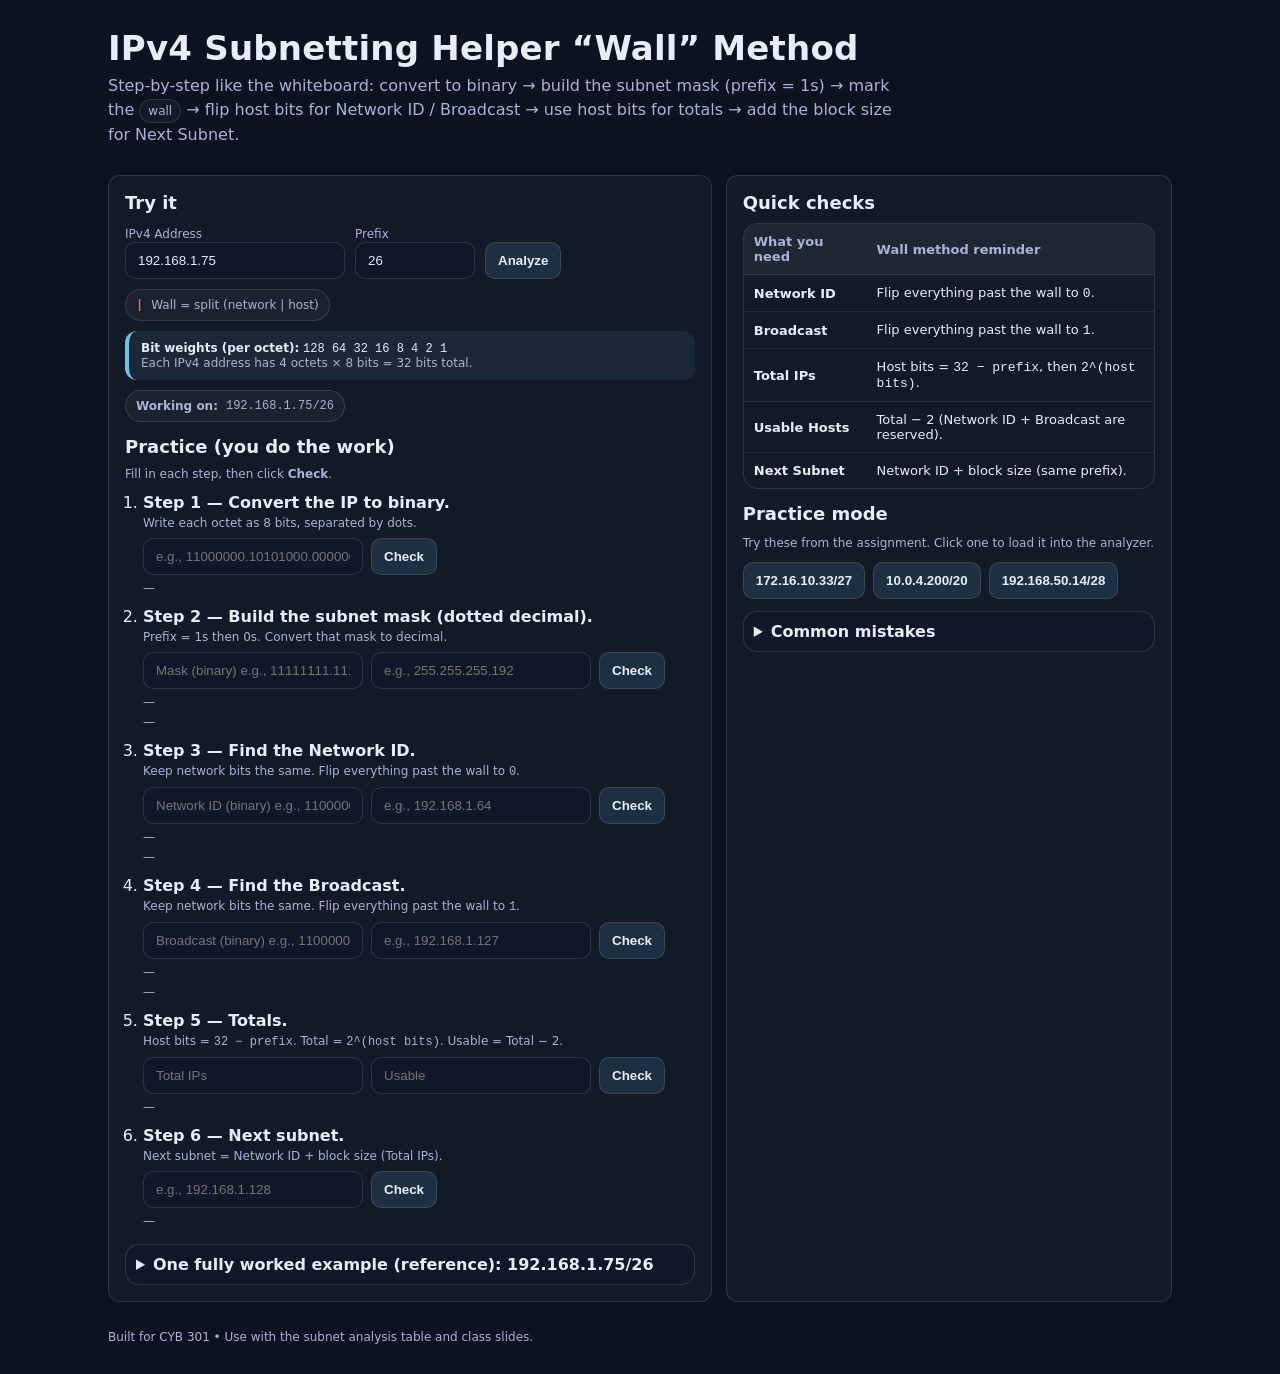
<file: cyber301-subnet-wall.html>
<!doctype html>
<html lang="en">
<head>
  <meta charset="utf-8" />
  <meta name="viewport" content="width=device-width, initial-scale=1" />
  <title>CYB 301 IPv4 Subnetting Helper (Wall Method)</title>
  <style>
    :root{
      --bg:#0b1220; --card:#0f172a; --card2:#0f172a; --text:#e6eefc; --muted:#a7b4d6;
      --accent:#7dd3fc; --good:#86efac; --warn:#fbbf24; --bad:#fb7185; --wall:#ff5a5f;
      --border:rgba(255,255,255,.12);
    }
    *{box-sizing:border-box}
    body{
      margin:0; font-family: ui-sans-serif, system-ui, -apple-system, Segoe UI, Roboto, Helvetica, Arial;
      background: var(--bg);
      color:var(--text);
    }
    header{
      padding:28px 18px 10px;
      max-width:1100px; margin:0 auto;
    }
    h1{margin:0 0 6px; font-size:clamp(20px,3vw,34px); letter-spacing:.2px}
    p.lead{margin:0; color:var(--muted); line-height:1.5; max-width:78ch}

    main{max-width:1100px; margin:0 auto; padding:18px; display:grid; gap:14px}

    .grid{display:grid; gap:14px}
    @media (min-width: 980px){
      .grid{grid-template-columns: 1.15fr .85fr}
    }

    .card{
      background: rgba(255,255,255,.03);
      border:1px solid var(--border);
      border-radius:12px;
      padding:16px;
      box-shadow: none;
    }
    .card h2{margin:0 0 10px; font-size:18px}
    .muted{color:var(--muted)}

    .row{display:flex; gap:10px; flex-wrap:wrap; align-items:center}
    .row > *{flex:0 0 auto}

    label{font-size:12px; color:var(--muted)}
    input[type="text"], input[type="number"]{
      background: rgba(15,23,42,.7);
      border:1px solid var(--border);
      color:var(--text);
      border-radius:10px;
      padding:10px 12px;
      outline:none;
      min-width:220px;
    }
    input[type="number"]{min-width:120px}

    button{
      border:1px solid var(--border);
      background: rgba(125,211,252,.12);
      color:var(--text);
      padding:10px 12px;
      border-radius:10px;
      cursor:pointer;
      transition: transform .06s ease, background .2s ease;
      font-weight:600;
    }
    button:hover{background: rgba(125,211,252,.18)}
    button:active{transform: translateY(1px)}

    .pill{
      display:inline-flex; align-items:center; gap:8px;
      padding:8px 10px;
      border-radius:999px;
      border:1px solid var(--border);
      background: rgba(255,255,255,.04);
      color: var(--muted);
      font-size:12px;
    }

    .kpi{display:grid; grid-template-columns: repeat(2, minmax(0,1fr)); gap:10px; margin-top:12px}
    @media (min-width: 600px){.kpi{grid-template-columns: repeat(3, minmax(0,1fr));}}
    .k{
      background: rgba(15,23,42,.55);
      border:1px solid var(--border);
      border-radius:14px;
      padding:10px;
    }
    .k .t{font-size:11px; color:var(--muted)}
    .k .v{font-size:16px; margin-top:4px; font-weight:700; letter-spacing:.2px}

    .mono{font-family: ui-monospace, SFMono-Regular, Menlo, Monaco, Consolas, "Liberation Mono", "Courier New", monospace}

    .bits{
      display:flex; flex-wrap:wrap; gap:6px; align-items:center;
      background: rgba(15,23,42,.55);
      border:1px solid var(--border);
      border-radius:10px;
      padding:10px;
      margin-top:10px;
    }
    .bit{
      width:24px; height:28px;
      border-radius:9px;
      display:grid; place-items:center;
      border:1px solid var(--border);
      background: rgba(255,255,255,.04);
      font-size:13px;
    }
    .sep{width:10px; height:28px; display:grid; place-items:center; color:rgba(255,255,255,.35)}
    .wall{border-color: rgba(255,90,95,.9); background: rgba(255,90,95,.15)}
    .net{background: rgba(134,239,172,.12)}
    .host{background: rgba(251,191,36,.12)}

    .wallSep{
      width:18px;
      height:28px;
      display:grid;
      place-items:center;
      border-radius:9px;
      border:1px solid rgba(255,90,95,.85);
      background: rgba(255,90,95,.18);
      color: rgba(255,255,255,.92);
      font-weight:800;
    }
    .wallText{color:var(--wall); font-weight:800}

    .steps{margin-top:10px; padding-left:18px}
    .steps li{margin:10px 0}
    .steps .line{margin-top:6px; display:block}
    .steps .hint{color:var(--muted); font-size:12px; margin-top:4px}

    .practice{margin-top:10px; padding-left:18px}
    .practice li{margin:12px 0}
    .practice .prompt{display:block; margin-top:4px}
    .practice .inputs{display:flex; gap:8px; flex-wrap:wrap; align-items:center; margin-top:8px}
    .practice .inputs input[type="text"], .practice .inputs input[type="number"]{min-width:220px}
    .practice .mini{min-width:120px}
    .practice .wide{min-width:320px}

    .toggleRow{display:flex; gap:10px; flex-wrap:wrap; align-items:center; margin-top:10px}
    .toggle{display:inline-flex; align-items:center; gap:8px; color:var(--muted); font-size:12px}
    .toggle input{transform: translateY(1px)}

    .callout{
      border-left: 4px solid rgba(125,211,252,.9);
      padding:10px 12px;
      background: rgba(125,211,252,.08);
      border-radius:12px;
      margin-top:10px;
    }

    details{border:1px solid var(--border); border-radius:14px; padding:10px; background: rgba(15,23,42,.35)}
    details summary{cursor:pointer; font-weight:700}
    details p{color:var(--muted); line-height:1.6}

    table{width:100%; border-collapse:separate; border-spacing:0; overflow:hidden; border-radius:14px; border:1px solid var(--border)}
    th, td{padding:10px; text-align:left; font-size:13px; border-bottom:1px solid rgba(255,255,255,.08)}
    th{background: rgba(255,255,255,.06); color: var(--muted); font-weight:700}
    tr:last-child td{border-bottom:none}

    .small{font-size:12px}
    .good{color:var(--good)}
    .warn{color:var(--warn)}
    .bad{color:var(--bad)}

    .badge{display:inline-block; padding:2px 8px; border-radius:999px; border:1px solid var(--border); background: rgba(255,255,255,.04); font-size:12px; color:var(--muted)}

    .statusLine{margin-top:6px}

    .footer{padding:10px 18px 30px; max-width:1100px; margin:0 auto; color:var(--muted); font-size:12px}
    a{color:var(--accent)}
  </style>
</head>
<body>
  <header>
    <h1>IPv4 Subnetting Helper “Wall” Method</h1>
    <p class="lead">Step-by-step like the whiteboard: convert to binary → build the subnet mask (prefix = 1s) → mark the <span class="badge">wall</span> → flip host bits for Network ID / Broadcast → use host bits for totals → add the block size for Next Subnet.</p>
  </header>

  <main class="grid">
    <section class="card">
      <h2>Try it</h2>
      <div class="row" style="margin-bottom:8px">
        <div>
          <label for="ip">IPv4 Address</label><br>
          <input id="ip" type="text" value="192.168.1.75" placeholder="e.g., 192.168.1.75" />
        </div>
        <div>
          <label for="prefix">Prefix</label><br>
          <input id="prefix" type="number" value="26" min="0" max="32" />
        </div>
        <div style="align-self:end">
          <button id="btn">Analyze</button>
        </div>
        <div class="pill" title="Net bits are before the wall, host bits are after the wall.">
          <span class="mono wallText">|</span>
          <span>Wall = split (network | host)</span>
        </div>
      </div>

      <div>

        <div class="callout small">
          <div><strong>Bit weights (per octet):</strong> <span class="mono">128 64 32 16 8 4 2 1</span></div>
          <div class="muted">Each IPv4 address has 4 octets × 8 bits = 32 bits total.</div>
        </div>

        <div class="toggleRow">
          <div class="pill"><strong>Working on:</strong> <span id="checkTargetHelper" class="mono">—</span></div>
        </div>

        <h2 style="margin-top:14px">Practice (you do the work)</h2>
        <p class="muted small" style="margin:0">Fill in each step, then click <strong>Check</strong>.</p>

        <ol class="practice" aria-label="Practice steps">
          <li>
            <strong>Step 1 — Convert the IP to binary.</strong>
            <span class="prompt muted small">Write each octet as 8 bits, separated by dots.</span>
            <div class="inputs">
              <input id="prac_ipbin" class="wide" type="text" placeholder="e.g., 11000000.10101000.00000001.01001011" />
              <button id="prac_ipbin_btn" type="button">Check</button>
            </div>
            <div id="prac_ipbin_st" class="small statusLine muted">—</div>
          </li>

          <li>
            <strong>Step 2 — Build the subnet mask (dotted decimal).</strong>
            <span class="prompt muted small">Prefix = 1s then 0s. Convert that mask to decimal.</span>
            <div class="inputs">
              <input id="prac_maskbin" class="wide" type="text" placeholder="Mask (binary) e.g., 11111111.11111111.11111111.11000000" />
              <input id="prac_mask" type="text" placeholder="e.g., 255.255.255.192" />
              <button id="prac_mask_btn" type="button">Check</button>
            </div>
            <div id="prac_maskbin_st" class="small statusLine muted">—</div>
            <div id="prac_mask_st" class="small statusLine muted">—</div>
          </li>

          <li>
            <strong>Step 3 — Find the Network ID.</strong>
            <span class="prompt muted small">Keep network bits the same. Flip everything past the wall to <span class="mono">0</span>.</span>
            <div class="inputs">
              <input id="prac_netbin" class="wide" type="text" placeholder="Network ID (binary) e.g., 11000000.10101000.00000001.01000000" />
              <input id="prac_net" type="text" placeholder="e.g., 192.168.1.64" />
              <button id="prac_net_btn" type="button">Check</button>
            </div>
            <div id="prac_netbin_st" class="small statusLine muted">—</div>
            <div id="prac_net_st" class="small statusLine muted">—</div>
          </li>

          <li>
            <strong>Step 4 — Find the Broadcast.</strong>
            <span class="prompt muted small">Keep network bits the same. Flip everything past the wall to <span class="mono">1</span>.</span>
            <div class="inputs">
              <input id="prac_bcastbin" class="wide" type="text" placeholder="Broadcast (binary) e.g., 11000000.10101000.00000001.01111111" />
              <input id="prac_bcast" type="text" placeholder="e.g., 192.168.1.127" />
              <button id="prac_bcast_btn" type="button">Check</button>
            </div>
            <div id="prac_bcastbin_st" class="small statusLine muted">—</div>
            <div id="prac_bcast_st" class="small statusLine muted">—</div>
          </li>

          <li>
            <strong>Step 5 — Totals.</strong>
            <span class="prompt muted small">Host bits = <span class="mono">32 − prefix</span>. Total = <span class="mono">2^(host bits)</span>. Usable = Total − 2.</span>
            <div class="inputs">
              <input id="prac_total" class="mini" type="text" placeholder="Total IPs" />
              <input id="prac_usable" class="mini" type="text" placeholder="Usable" />
              <button id="prac_totals_btn" type="button">Check</button>
            </div>
            <div id="prac_totals_st" class="small statusLine muted">—</div>
          </li>

          <li>
            <strong>Step 6 — Next subnet.</strong>
            <span class="prompt muted small">Next subnet = Network ID + block size (Total IPs).</span>
            <div class="inputs">
              <input id="prac_next" type="text" placeholder="e.g., 192.168.1.128" />
              <button id="prac_next_btn" type="button">Check</button>
            </div>
            <div id="prac_next_st" class="small statusLine muted">—</div>
          </li>
        </ol>

        <details style="margin-top:12px">
          <summary>One fully worked example (reference): 192.168.1.75/26</summary>
          <p class="muted small" style="margin-top:8px">Reference example to compare your process. Then use Practice for new problems.</p>
          <div class="callout small">
            <div><strong>Subnet mask:</strong> /26 = 26 ones then zeros</div>
            <div class="mono">11111111.11111111.11111111.11<span class="wallText">|</span>000000</div>
            <div class="mono">255.255.255.192</div>
          </div>
          <div class="callout small">
            <div><strong>IP in binary:</strong></div>
            <div class="mono">11000000.10101000.00000001.01<span class="wallText">|</span>001011</div>
          </div>
          <div class="callout small">
            <div><strong>Network ID:</strong> 192.168.1.64</div>
            <div><strong>Broadcast:</strong> 192.168.1.127</div>
            <div><strong>Host bits:</strong> 32 − 26 = 6</div>
            <div><strong>Total:</strong> 2^6 = 64 • <strong>Usable:</strong> 62</div>
            <div><strong>Next subnet:</strong> 192.168.1.128</div>
          </div>
        </details>

    </section>

    <aside class="card">
      <h2>Quick checks</h2>
      <table aria-label="Quick check reminders">
        <thead>
          <tr>
            <th>What you need</th>
            <th>Wall method reminder</th>
          </tr>
        </thead>
        <tbody>
          <tr>
            <td><strong>Network ID</strong></td>
            <td>Flip everything past the wall to <span class="mono">0</span>.</td>
          </tr>
          <tr>
            <td><strong>Broadcast</strong></td>
            <td>Flip everything past the wall to <span class="mono">1</span>.</td>
          </tr>
          <tr>
            <td><strong>Total IPs</strong></td>
            <td>Host bits = <span class="mono">32 − prefix</span>, then <span class="mono">2^(host bits)</span>.</td>
          </tr>
          <tr>
            <td><strong>Usable Hosts</strong></td>
            <td>Total − 2 (Network ID + Broadcast are reserved).</td>
          </tr>
          <tr>
            <td><strong>Next Subnet</strong></td>
            <td>Network ID + block size (same prefix).</td>
          </tr>
        </tbody>
      </table>

      <h2 style="margin-top:14px">Practice mode</h2>
      <p class="muted small">Try these from the assignment. Click one to load it into the analyzer.</p>
      <div class="row" style="gap:8px; margin-top:8px">
        <button class="ex" data-ip="172.16.10.33" data-prefix="27">172.16.10.33/27</button>
        <button class="ex" data-ip="10.0.4.200" data-prefix="20">10.0.4.200/20</button>
        <button class="ex" data-ip="192.168.50.14" data-prefix="28">192.168.50.14/28</button>
      </div>

      <details style="margin-top:12px">
        <summary>Common mistakes</summary>
        <p><strong>Prefix confusion:</strong> <span class="mono">/26</span> means 26 network bits, not “26 hosts.”</p>
        <p><strong>Binary grouping:</strong> keep octets as groups of 8 bits. The wall can split inside an octet.</p>
        <p><strong>Next subnet:</strong> don’t add 1 to the IP address; add the <em>block size</em> to the <em>network ID</em>.</p>
      </details>

    </aside>
  </main>

  <div class="footer">
    Built for CYB 301 • Use with the subnet analysis table and class slides.
  </div>

  <script>
    const $ = (id) => document.getElementById(id);

    let lastResult = null;

    function clamp(n, min, max){ return Math.max(min, Math.min(max, n)); }

    function parseIPv4(ip){
      const parts = ip.trim().split('.');
      if(parts.length !== 4) return null;
      const nums = parts.map(p => Number(p));
      if(nums.some(n => !Number.isInteger(n) || n < 0 || n > 255)) return null;
      return nums;
    }

    function toBin8(n){
      return n.toString(2).padStart(8, '0');
    }

    function bitsToIPv4(bits32){
      const octets = [];
      for(let i=0;i<32;i+=8){
        const slice = bits32.slice(i,i+8);
        octets.push(parseInt(slice, 2));
      }
      return octets.join('.');
    }

    function maskFromPrefix(prefix){
      const p = clamp(prefix, 0, 32);
      const bits = '1'.repeat(p) + '0'.repeat(32 - p);
      return bits;
    }

    function normalizeIPv4String(s){
      const nums = parseIPv4(s);
      return nums ? nums.join('.') : null;
    }

    function parseBigIntStrict(s){
      const t = String(s ?? '').trim();
      if(!/^[0-9]+$/.test(t)) return null;
      try{ return BigInt(t); }catch{ return null; }
    }

    function normalizeBinaryIPv4(s){
      const t = String(s ?? '').trim().replaceAll(' ', '').replaceAll('|', '');
      const parts = t.split('.');
      if(parts.length !== 4) return null;
      if(parts.some(p => p.length !== 8 || /[^01]/.test(p))) return null;
      return parts.join('.');
    }

    function bits32ToDottedBinary(bits32){
      return [bits32.slice(0,8), bits32.slice(8,16), bits32.slice(16,24), bits32.slice(24,32)].join('.');
    }

    function setStatus(el, ok, correctValue){
      if(ok){
        el.className = 'small statusLine good';
        el.textContent = 'Correct';
      } else {
        el.className = 'small statusLine bad';
        el.textContent = 'Try again.';
      }
    }

    function resetStatus(el){
      el.className = 'small statusLine muted';
      el.textContent = '—';
    }

    function resetPracticeStatuses(){
      ['prac_ipbin_st','prac_maskbin_st','prac_mask_st','prac_netbin_st','prac_net_st','prac_bcastbin_st','prac_bcast_st','prac_totals_st','prac_next_st'].forEach(id => {
        const el = $(id);
        if(el) resetStatus(el);
      });
    }

    function checkPractice(){
      if(!lastResult){
        resetPracticeStatuses();
        return;
      }

      const ipBinOk = normalizeBinaryIPv4($('prac_ipbin')?.value) === lastResult.ipBin;
      setStatus($('prac_ipbin_st'), ipBinOk, lastResult.ipBin);

      const maskBinOk = normalizeBinaryIPv4($('prac_maskbin')?.value) === lastResult.maskBin;
      setStatus($('prac_maskbin_st'), maskBinOk, lastResult.maskBin);
      const maskOk = normalizeIPv4String($('prac_mask')?.value) === lastResult.maskDec;
      setStatus($('prac_mask_st'), maskOk, lastResult.maskDec);

      const netBinOk = normalizeBinaryIPv4($('prac_netbin')?.value) === lastResult.netBin;
      setStatus($('prac_netbin_st'), netBinOk, lastResult.netBin);
      const netOk = normalizeIPv4String($('prac_net')?.value) === lastResult.netDec;
      setStatus($('prac_net_st'), netOk, lastResult.netDec);

      const bcastBinOk = normalizeBinaryIPv4($('prac_bcastbin')?.value) === lastResult.bcastBin;
      setStatus($('prac_bcastbin_st'), bcastBinOk, lastResult.bcastBin);
      const bcastOk = normalizeIPv4String($('prac_bcast')?.value) === lastResult.bcastDec;
      setStatus($('prac_bcast_st'), bcastOk, lastResult.bcastDec);

      const totalVal = parseBigIntStrict($('prac_total')?.value);
      const usableVal = parseBigIntStrict($('prac_usable')?.value);
      const totalOk = totalVal !== null && totalVal === lastResult.totalIPs;
      const usableOk = usableVal !== null && usableVal === lastResult.usableHosts;
      const totalsOk = totalOk && usableOk;
      setStatus($('prac_totals_st'), totalsOk, `${lastResult.totalIPs.toString()} total, ${lastResult.usableHosts.toString()} usable`);

      const nextOk = normalizeIPv4String($('prac_next')?.value) === lastResult.nextDec;
      setStatus($('prac_next_st'), nextOk, lastResult.nextDec);
    }

    function formatBitsWithWallHtml(bits32, prefix){
      const p = clamp(prefix, 0, 32);
      let out = '';
      for(let i=0;i<32;i++){
        if(i>0 && i%8===0) out += '.';
        if(i === p) out += '<span class="wallText">|</span>';
        out += bits32[i];
      }
      if(p === 32) out += '<span class="wallText">|</span>';
      return out;
    }

    function renderBits(containerEl, bits32, prefix){
      containerEl.innerHTML = '';

      const p = clamp(prefix, 0, 32);

      if(p === 0){
        const w = document.createElement('div');
        w.className = 'wallSep mono';
        w.textContent = '|';
        w.title = `Wall at /${p}`;
        containerEl.appendChild(w);
      }

      for(let i=0;i<32;i++){
        if(i>0 && i%8===0){
          const s = document.createElement('div');
          s.className = 'sep mono';
          s.textContent = '.';
          containerEl.appendChild(s);
        }

        if(i === p && p !== 0){
          const w = document.createElement('div');
          w.className = 'wallSep mono';
          w.textContent = '|';
          w.title = `Wall at /${p}`;
          containerEl.appendChild(w);
        }

        const b = document.createElement('div');
        b.className = 'bit mono';
        b.textContent = bits32[i];

        // color coding
        if(i < p) b.classList.add('net');
        else b.classList.add('host');
        if(i === p) b.classList.add('wall'); // first host bit (still highlighted)

        containerEl.appendChild(b);
      }

      if(p === 32){
        const w = document.createElement('div');
        w.className = 'wallSep mono';
        w.textContent = '|';
        w.title = `Wall at /${p}`;
        containerEl.appendChild(w);
      }
    }

    function analyze(ipStr, prefixStr){
      const ipNums = parseIPv4(ipStr);
      let prefix = Number(prefixStr);
      if(!Number.isInteger(prefix)) prefix = 0;
      prefix = clamp(prefix, 0, 32);

      if(!ipNums){
        lastResult = null;
        if($('checkTargetHelper')) $('checkTargetHelper').textContent = '—';
        resetPracticeStatuses();
        return;
      }

      const ipBits32 = ipNums.map(toBin8).join('');
      const maskBits32 = maskFromPrefix(prefix);

      // network id bits: keep prefix bits, set host bits to 0
      const netBits32 = ipBits32.slice(0, prefix) + '0'.repeat(32 - prefix);
      // broadcast bits: keep prefix bits, set host bits to 1
      const bcastBits32 = ipBits32.slice(0, prefix) + '1'.repeat(32 - prefix);

      const hostBits = 32 - prefix;

      // totals (BigInt for safety, though max is 2^32)
      const totalIPs = BigInt(1) << BigInt(hostBits);
      const usableHosts = hostBits === 0 ? 0n : (totalIPs - 2n);

      // next subnet = network id + block size (in integer form)
      function bitsToInt(bits32){
        return BigInt('0b' + bits32);
      }
      function intToBits32(x){
        let s = x.toString(2);
        if(s.length > 32) s = s.slice(-32); // wrap (rare, near end of space)
        return s.padStart(32,'0');
      }
      const netInt = bitsToInt(netBits32);
      const nextInt = netInt + totalIPs;
      const nextBits32 = intToBits32(nextInt);

      // dotted decimals
      const maskDec = bitsToIPv4(maskBits32);
      const netDec = bitsToIPv4(netBits32);
      const bcastDec = bitsToIPv4(bcastBits32);
      const nextDec = bitsToIPv4(nextBits32);

      // (Optional) solution UI elements may not exist in teaching mode.
      if($('maskDec')) $('maskDec').textContent = maskDec;
      if($('netId')) $('netId').textContent = netDec;
      if($('bcast')) $('bcast').textContent = bcastDec;
      if($('total')) $('total').textContent = totalIPs.toString();
      if($('usable')) $('usable').textContent = usableHosts.toString();
      if($('next')) $('next').textContent = nextDec;
      if($('ipDecLabel')) $('ipDecLabel').textContent = `${ipNums.join('.')} /${prefix}`;
      if($('maskLabel')) $('maskLabel').textContent = `${maskDec}  (/${prefix})`;
      if($('ipBits')) renderBits($('ipBits'), ipBits32, prefix);
      if($('maskBits')) renderBits($('maskBits'), maskBits32, prefix);
      if($('step_ip')) $('step_ip').textContent = `${ipNums.join('.')} /${prefix}`;
      if($('step_ip_bin')) $('step_ip_bin').innerHTML = formatBitsWithWallHtml(ipBits32, prefix);
      if($('step_mask_bin')) $('step_mask_bin').innerHTML = formatBitsWithWallHtml(maskBits32, prefix);
      if($('step_mask_dec')) $('step_mask_dec').textContent = `Subnet mask (decimal): ${maskDec}`;
      if($('step_net_bin')) $('step_net_bin').innerHTML = formatBitsWithWallHtml(netBits32, prefix);
      if($('step_net_dec')) $('step_net_dec').textContent = `Network ID: ${netDec}`;
      if($('step_bcast_bin')) $('step_bcast_bin').innerHTML = formatBitsWithWallHtml(bcastBits32, prefix);
      if($('step_bcast_dec')) $('step_bcast_dec').textContent = `Broadcast: ${bcastDec}`;
      if($('step_math')) $('step_math').textContent = `32 − ${prefix} = ${hostBits}; 2^${hostBits} = ${totalIPs.toString()}; usable = ${usableHosts.toString()}`;
      if($('step_next')) $('step_next').textContent = `${netDec} + ${totalIPs.toString()} = ${nextDec}`;

      lastResult = {
        ip: ipNums.join('.'),
        prefix,
        maskDec,
        netDec,
        bcastDec,
        nextDec,
        totalIPs,
        usableHosts,
        ipBin: bits32ToDottedBinary(ipBits32),
        maskBin: bits32ToDottedBinary(maskBits32),
        netBin: bits32ToDottedBinary(netBits32),
        bcastBin: bits32ToDottedBinary(bcastBits32),
      };
      if($('checkTargetHelper')) $('checkTargetHelper').textContent = `${lastResult.ip}/${lastResult.prefix}`;
      resetPracticeStatuses();
    }

    $('prac_ipbin_btn').addEventListener('click', () => checkPractice());
    $('prac_mask_btn').addEventListener('click', () => checkPractice());
    $('prac_net_btn').addEventListener('click', () => checkPractice());
    $('prac_bcast_btn').addEventListener('click', () => checkPractice());
    $('prac_totals_btn').addEventListener('click', () => checkPractice());
    $('prac_next_btn').addEventListener('click', () => checkPractice());

    $('btn').addEventListener('click', () => analyze($('ip').value, $('prefix').value));
    document.addEventListener('keydown', (e) => {
      if(e.key === 'Enter') analyze($('ip').value, $('prefix').value);
    });

    document.querySelectorAll('.ex').forEach(btn => {
      btn.addEventListener('click', () => {
        $('ip').value = btn.dataset.ip;
        $('prefix').value = btn.dataset.prefix;
        analyze($('ip').value, $('prefix').value);
      });
    });

    // initial
    analyze($('ip').value, $('prefix').value);
  </script>
</body>
</html>
</file>
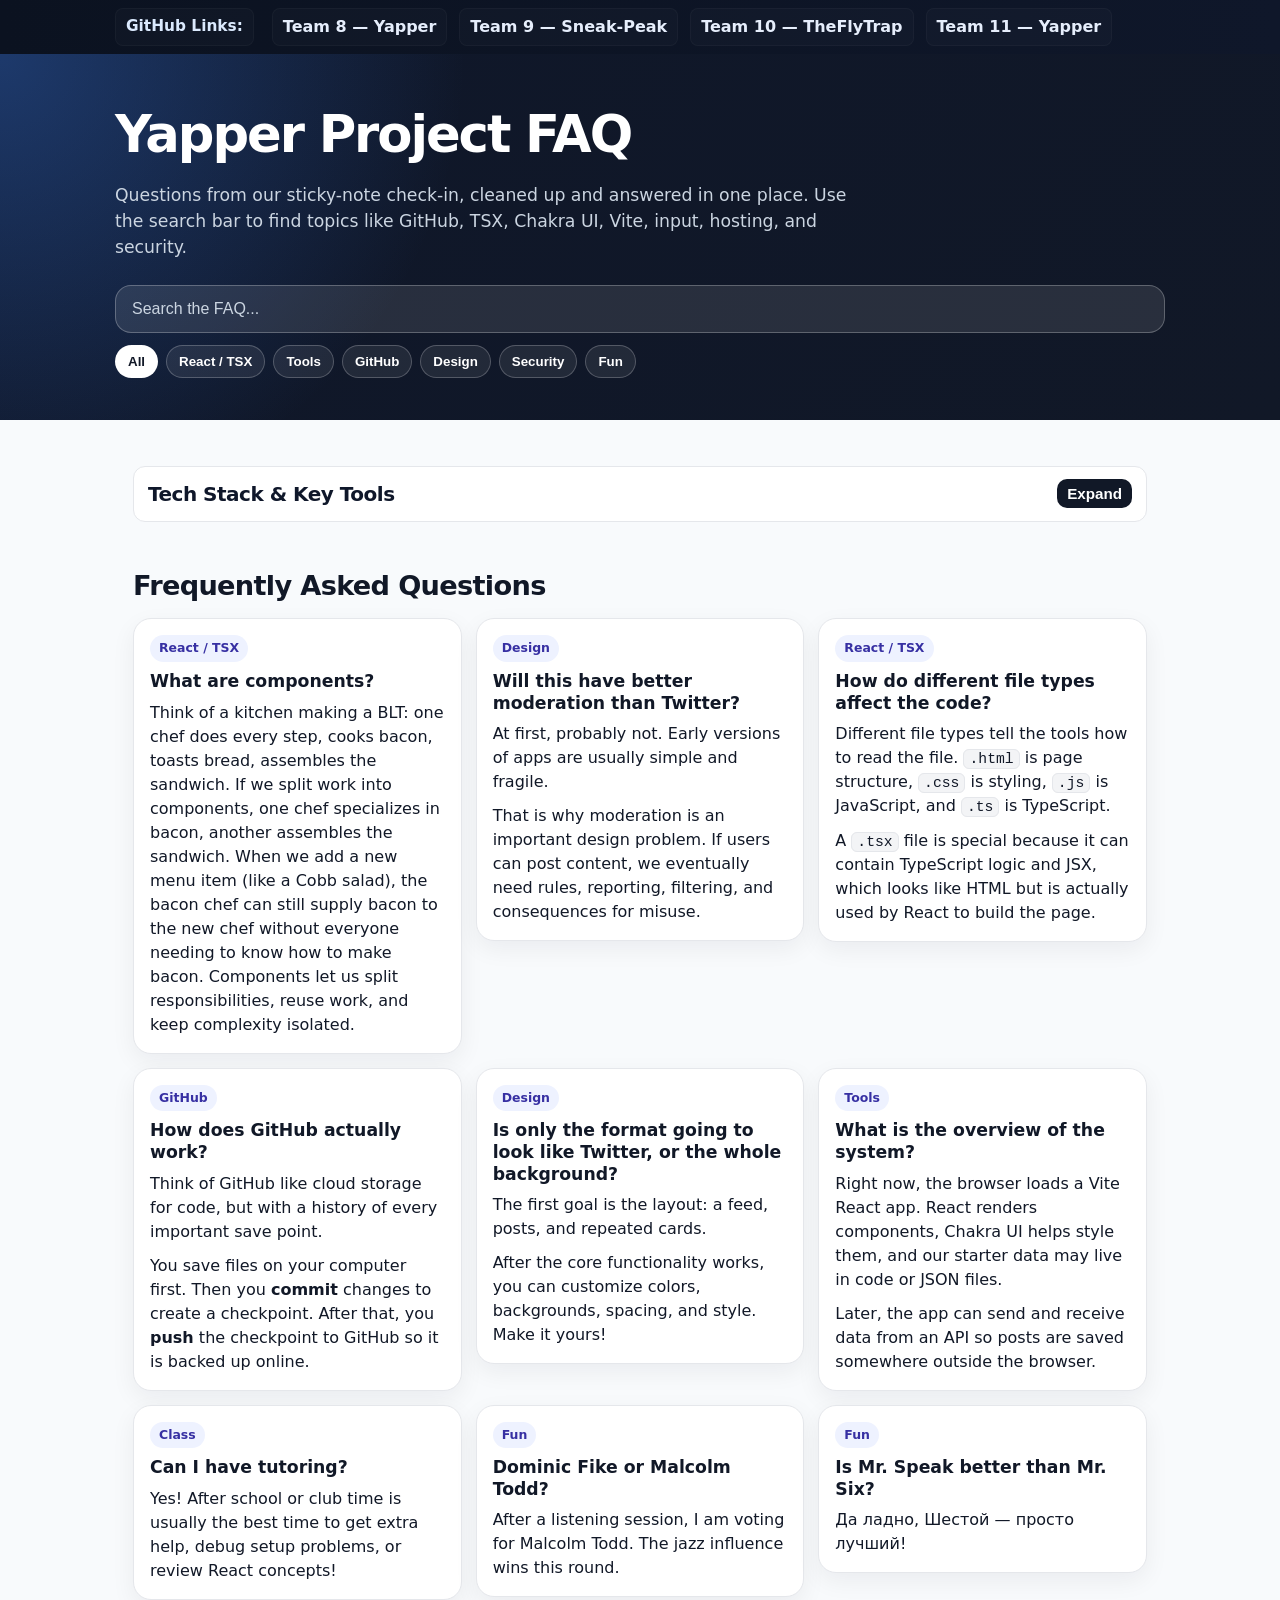
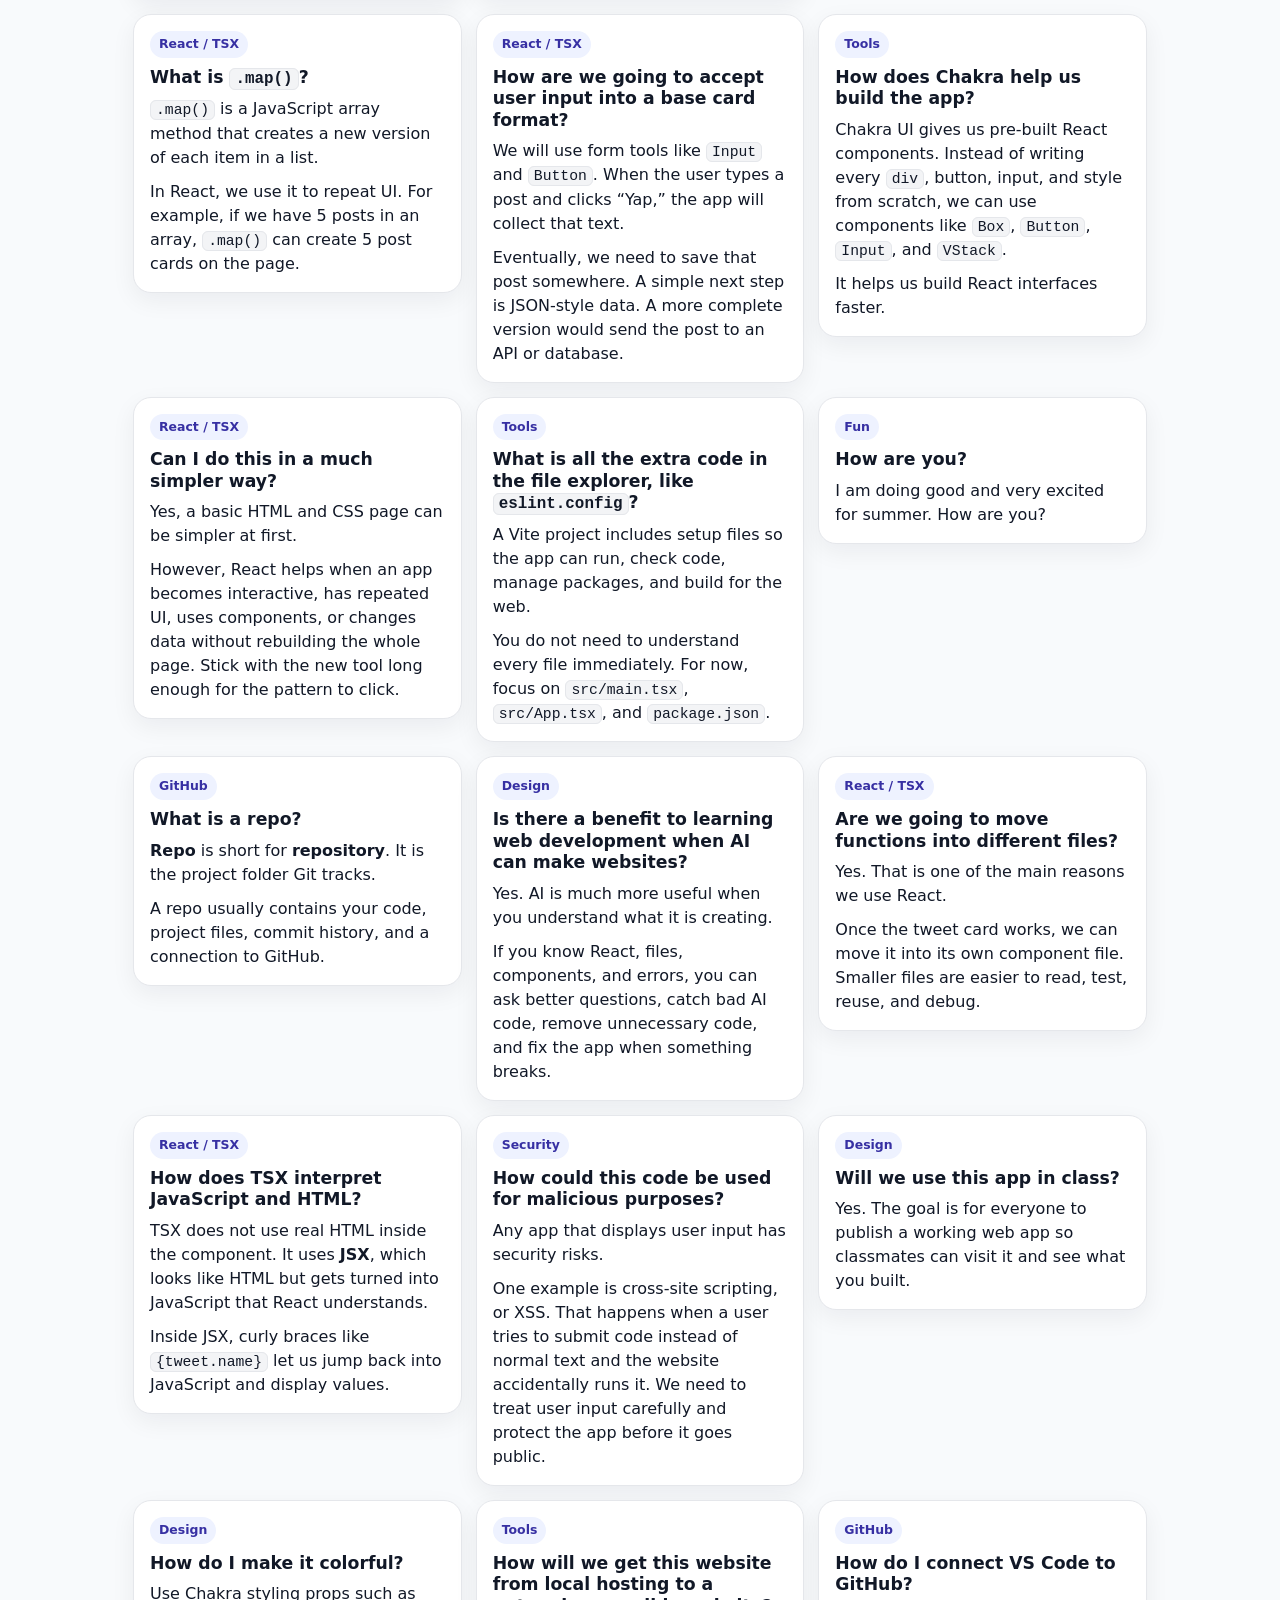
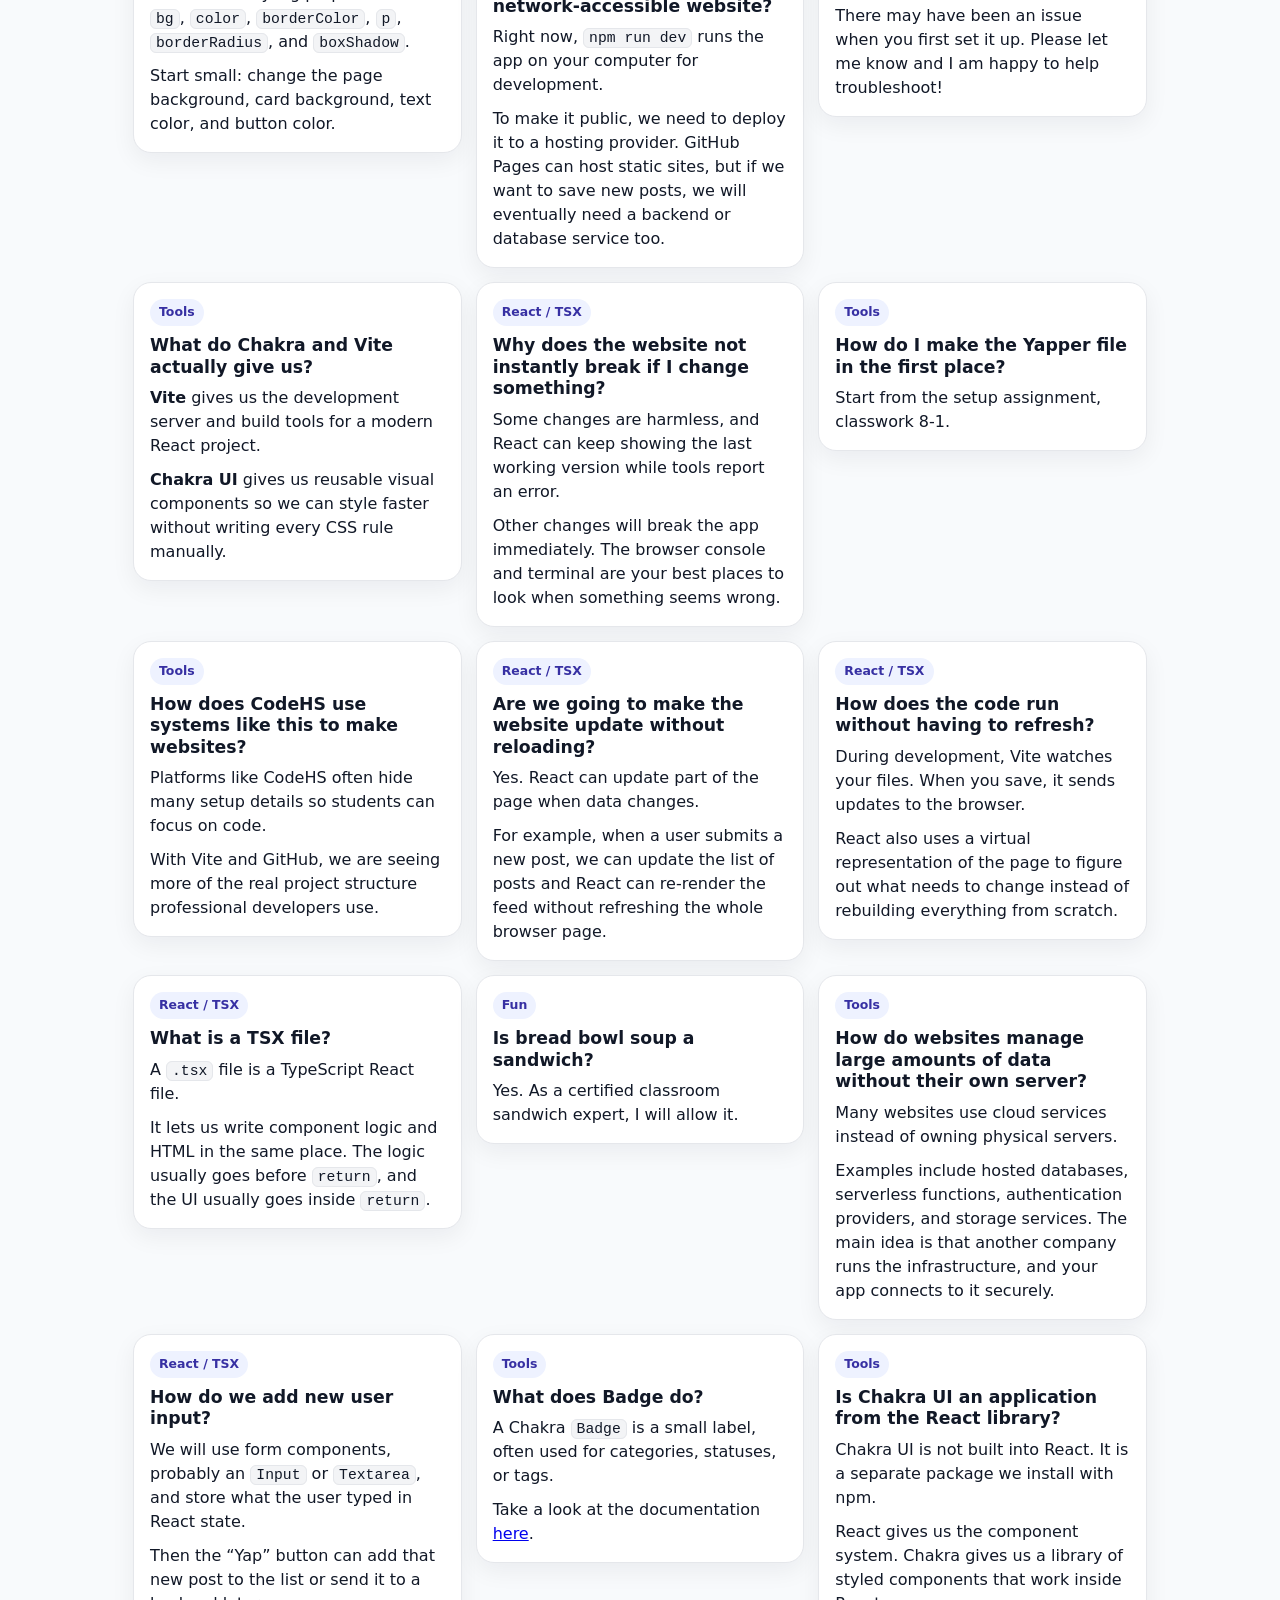
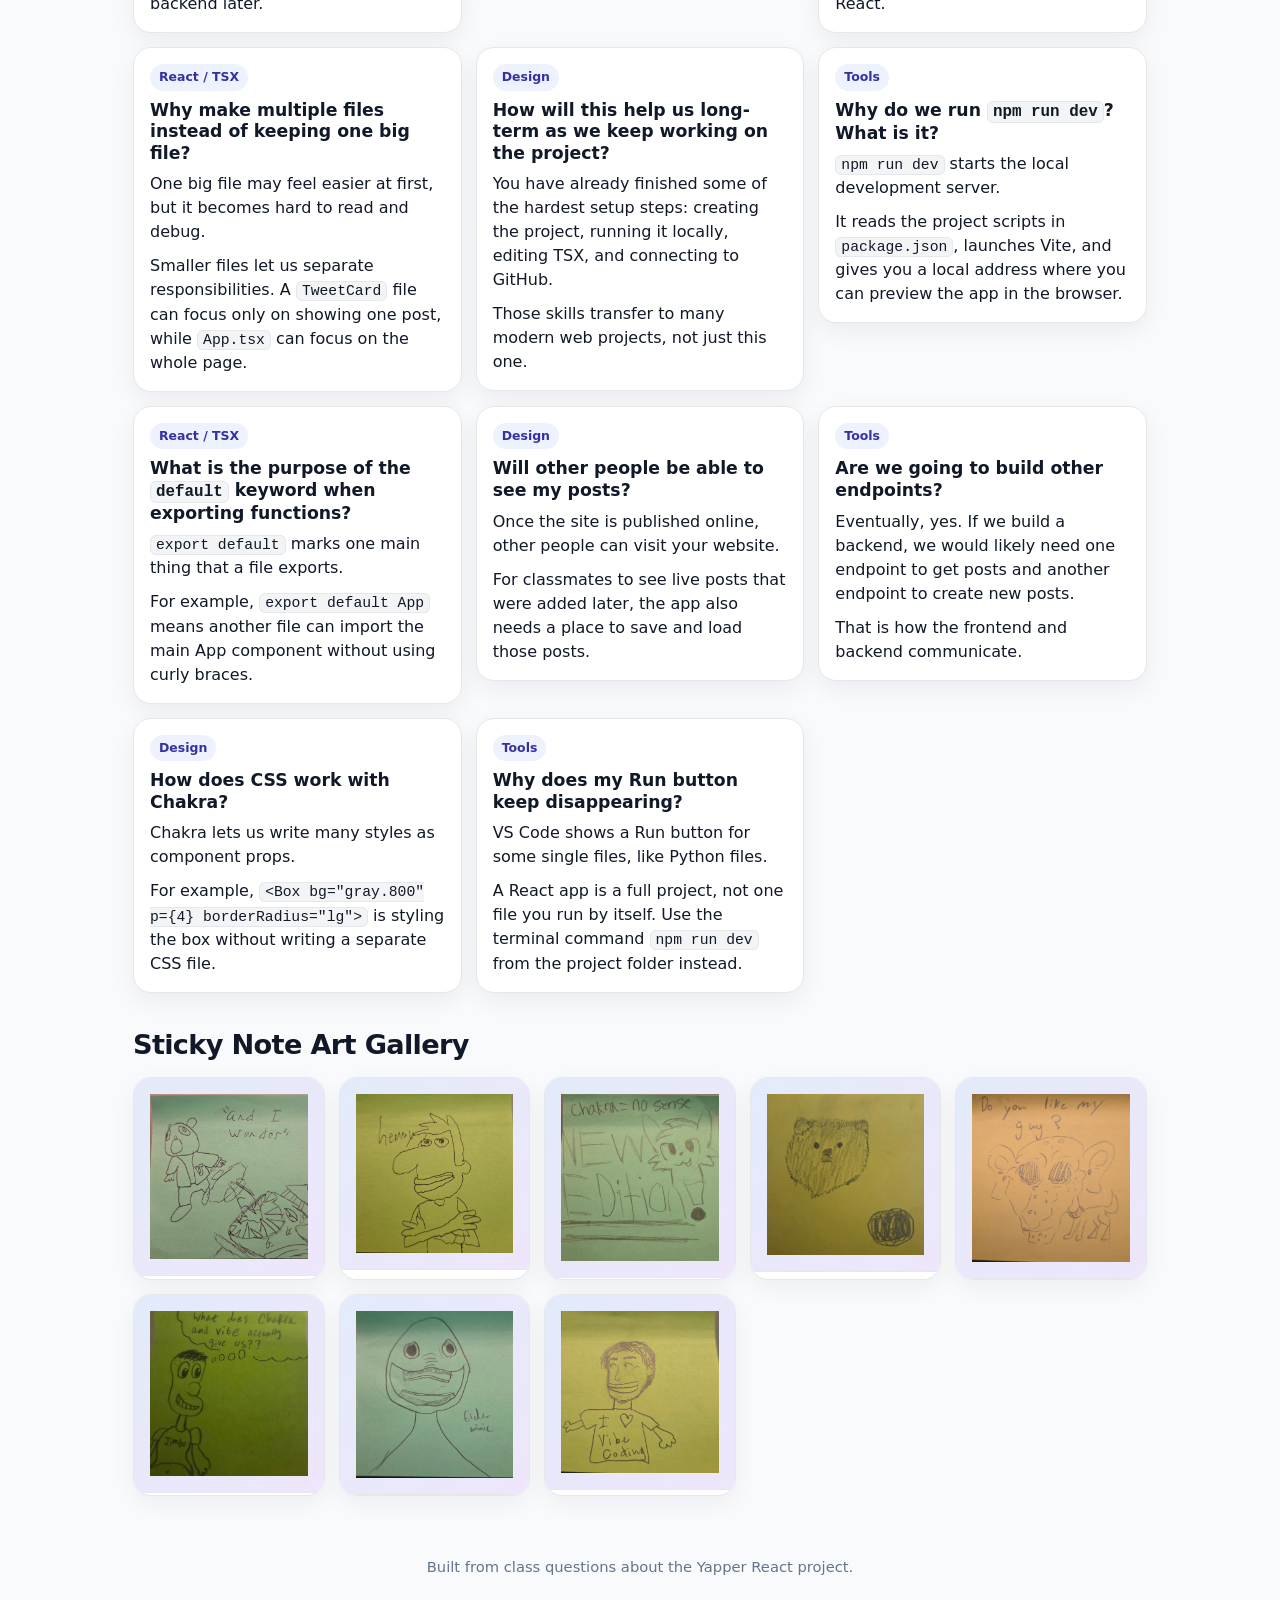
<file: react-project-faq.html>
<!doctype html>
<html lang="en">
<head>
  <meta charset="utf-8" />
  <meta name="viewport" content="width=device-width, initial-scale=1" />
  <title>Yapper Project FAQ</title>
  <style>
    :root {
      --bg: #0f172a;
      --panel: #111827;
      --card: #ffffff;
      --text: #111827;
      --muted: #6b7280;
      --accent: #2563eb;
      --accent-soft: #dbeafe;
      --border: #e5e7eb;
      --green: #ecfdf5;
      --yellow: #fffbeb;
      --purple: #f5f3ff;
    }

    * { box-sizing: border-box; }

    body {
      margin: 0;
      font-family: system-ui, -apple-system, BlinkMacSystemFont, "Segoe UI", sans-serif;
      background: #f8fafc;
      color: var(--text);
      line-height: 1.5;
    }

    .hero {
      background:
        radial-gradient(circle at top left, rgba(59, 130, 246, 0.32), transparent 35%),
        linear-gradient(135deg, #0f172a, #111827);
      color: white;
      padding: 42px 18px;
    }

    .wrap {
      width: min(1050px, 100%);
      margin: 0 auto;
    }

    h1 {
      margin: 0 0 10px;
      font-size: clamp(2rem, 5vw, 3.2rem);
      letter-spacing: -0.04em;
    }

    .subtitle {
      max-width: 760px;
      color: #cbd5e1;
      font-size: 1.08rem;
      margin: 0;
    }

    .toolbar {
      display: grid;
      gap: 12px;
      grid-template-columns: 1fr;
      margin-top: 24px;
    }

    .hero-links {
      display: flex;
      gap: 10px;
      flex-wrap: wrap;
      margin-top: 12px;
    }

    .proj-btn {
      background: white;
      color: #111827;
      border-radius: 12px;
      padding: 8px 12px;
      font-weight: 700;
      text-decoration: none;
      border: 1px solid var(--border);
      box-shadow: 0 6px 18px rgba(15,23,42,0.06);
      display: inline-flex;
      align-items: center;
    }

    .layout {
      display: grid;
      grid-template-columns: 300px 1fr;
      gap: 22px;
      align-items: start;
    }

    .sidebar {
      position: sticky;
      top: 18px;
      align-self: start;
    }

    @media (max-width: 880px) {
      .layout { grid-template-columns: 1fr; }
      .sidebar { position: static; }
    }

    /* topbar for quick GitHub links */
    .topbar {
      background: linear-gradient(90deg,#0b1220,#0f172a);
      color: white;
      padding: 8px 0;
    }

    .topbar .wrap { display:flex; gap:12px; align-items:center; }

    .topbar a { color: #e6eefc; text-decoration:none; padding:6px 10px; border-radius:8px; background: rgba(255,255,255,0.02); border:1px solid rgba(255,255,255,0.03); font-weight:700 }

    .topbar .topbar-label {
      font-weight: 800;
      color: #dbeafe;
      background: rgba(255,255,255,0.02);
      border: 1px solid rgba(255,255,255,0.03);
      padding: 6px 10px;
      border-radius: 8px;
      margin-right: 6px;
      font-size: 0.96rem;
    }

    /* style the details/summary header to look like a section heading */
    summary.section-title {
      list-style: none;
      cursor: pointer;
      display: flex;
      align-items: center;
      justify-content: space-between;
      padding: 12px 14px;
      border-radius: 12px;
      background: #ffffff;
      color: #0f172a;
      border: 1px solid var(--border);
      font-size: 1.25rem;
      margin: 20px 0 12px;
    }
    .summary-title-text { font-weight:700; }
    .summary-toggle {
      background:#111827;
      color:white;
      border-radius:10px;
      padding:6px 10px;
      border:none;
      cursor:pointer;
      font-weight:700;
      font-size:0.95rem;
    }
    summary.section-title::-webkit-details-marker { display: none; }
    summary.section-title::marker { content: none; }

    /* diagram modal */
    .diagram-modal { position:fixed; inset:0; display:flex; align-items:center; justify-content:center; background:rgba(0,0,0,0.6); z-index:60; padding:20px; }
    .diagram-modal .inner { background:white; border-radius:12px; padding:18px; max-width:1100px; width:100%; max-height:90vh; overflow:auto; }
    .diagram-modal .close-btn { float:right; background:#111827; color:white; border-radius:8px; padding:6px 10px; border:none; cursor:pointer; font-weight:700 }
    .diagram-preview { max-width:820px; }

    .search {
      width: 100%;
      border: 1px solid rgba(255,255,255,0.25);
      background: rgba(255,255,255,0.1);
      color: white;
      border-radius: 16px;
      padding: 14px 16px;
      font-size: 1rem;
      outline: none;
    }

    .search::placeholder { color: #cbd5e1; }

    .chips {
      display: flex;
      flex-wrap: wrap;
      gap: 8px;
    }

    .chip {
      border: 1px solid rgba(255,255,255,0.22);
      background: rgba(255,255,255,0.08);
      color: white;
      border-radius: 999px;
      padding: 8px 12px;
      cursor: pointer;
      font-weight: 650;
    }

    .chip.active {
      background: white;
      color: #111827;
    }

    main {
      padding: 26px 18px 40px;
    }

    .note {
      background: var(--accent-soft);
      border: 1px solid #bfdbfe;
      border-left: 6px solid var(--accent);
      border-radius: 16px;
      padding: 14px 16px;
      margin-bottom: 22px;
    }

    .grid {
      display: grid;
      grid-template-columns: repeat(auto-fit, minmax(285px, 1fr));
      gap: 14px;
      align-items: start;
    }

    .faq {
      background: var(--card);
      border: 1px solid var(--border);
      border-radius: 18px;
      padding: 16px;
      box-shadow: 0 8px 24px rgba(15, 23, 42, 0.06);
    }

    .faq[hidden] { display: none; }

    .tag {
      display: inline-flex;
      align-items: center;
      width: fit-content;
      border-radius: 999px;
      padding: 4px 9px;
      font-size: 0.78rem;
      font-weight: 750;
      background: #eef2ff;
      color: #3730a3;
      margin-bottom: 9px;
    }

    .faq h2 {
      margin: 0 0 8px;
      font-size: 1.08rem;
      line-height: 1.25;
    }

    .faq p { margin: 0 0 10px; }

    .faq p:last-child { margin-bottom: 0; }

    code {
      background: #f3f4f6;
      border: 1px solid #e5e7eb;
      border-radius: 6px;
      padding: 1px 5px;
      font-family: ui-monospace, SFMono-Regular, Menlo, Monaco, Consolas, monospace;
      font-size: 0.92em;
    }

    .quick {
      margin: 26px 0 20px;
      display: grid;
      grid-template-columns: repeat(auto-fit, minmax(240px, 1fr));
      gap: 12px;
    }

    .mini {
      background: white;
      border: 1px solid var(--border);
      border-radius: 18px;
      padding: 16px;
    }

    .mini:nth-child(1) { background: var(--green); }
    .mini:nth-child(2) { background: var(--yellow); }
    .mini:nth-child(3) { background: var(--purple); }

    .mini h2 {
      margin: 0 0 8px;
      font-size: 1.1rem;
    }

    .section-title {
      margin: 32px 0 12px;
      font-size: 1.7rem;
      letter-spacing: -0.025em;
    }

    .gallery {
      display: grid;
      grid-template-columns: repeat(auto-fit, minmax(170px, 1fr));
      gap: 14px;
    }

    .art-card {
      background: white;
      border: 1px solid var(--border);
      border-radius: 18px;
      overflow: hidden;
      box-shadow: 0 8px 24px rgba(15, 23, 42, 0.05);
    }

    .art-frame {
      aspect-ratio: 4 / 3;
      display: grid;
      place-items: center;
      background:
        linear-gradient(135deg, rgba(37, 99, 235, 0.10), rgba(168, 85, 247, 0.12)),
        #f8fafc;
      border-bottom: 1px solid var(--border);
      color: #64748b;
      text-align: center;
      padding: 16px;
      font-weight: 750;
    }

    .art-frame img {
      width: 100%;
      height: 100%;
      object-fit: cover;
      display: block;
      padding: 0;
    }

    .art-caption {
      padding: 10px 12px;
      font-size: 0.92rem;
      color: #4b5563;
    }

    .empty {
      display: none;
      background: white;
      border: 1px dashed #cbd5e1;
      border-radius: 18px;
      padding: 22px;
      text-align: center;
      color: #64748b;
      margin-top: 14px;
    }

    footer {
      color: #64748b;
      padding: 20px 18px 36px;
      text-align: center;
      font-size: 0.92rem;
    }
  </style>
</head>
<body>
  <div class="topbar">
    <div class="wrap">
      <span class="topbar-label">GitHub Links:</span>
      <a href="https://github.com/ASCTE-CYBER/Vite-Projects/tree/main/Yapper_Team8" target="_blank" rel="noopener">Team 8 — Yapper</a>
      <a href="https://github.com/ASCTE-CYBER/Vite-Projects/tree/main/Sneak-Peak_Team9" target="_blank" rel="noopener">Team 9 — Sneak‑Peak</a>
      <a href="https://github.com/ASCTE-CYBER/Vite-Projects/tree/main/TheFlyTrap_Team10" target="_blank" rel="noopener">Team 10 — TheFlyTrap</a>
      <a href="https://github.com/ASCTE-CYBER/Vite-Projects/tree/main/Yapper_Team11" target="_blank" rel="noopener">Team 11 — Yapper</a>
    </div>
  </div>

  <header class="hero">
    <div class="wrap">
      <h1>Yapper Project FAQ</h1>
      <p class="subtitle">Questions from our sticky-note check-in, cleaned up and answered in one place. Use the search bar to find topics like GitHub, TSX, Chakra UI, Vite, input, hosting, and security.</p>
      <div class="toolbar">
        <input id="search" class="search" type="search" placeholder="Search the FAQ..." aria-label="Search FAQ" />
        <div class="chips" aria-label="Filter FAQ by category">
          <button class="chip active" data-filter="all">All</button>
          <button class="chip" data-filter="React">React / TSX</button>
          <button class="chip" data-filter="Tools">Tools</button>
          <button class="chip" data-filter="GitHub">GitHub</button>
          <button class="chip" data-filter="Design">Design</button>
          <button class="chip" data-filter="Security">Security</button>
          <button class="chip" data-filter="Fun">Fun</button>
        </div>
      </div>
    </div>
  </header>
  

  <main class="wrap">
<details id="topDetails">
  <summary class="section-title"><span class="summary-title-text">Tech Stack & Key Tools</span><button id="toggleTopSection" class="summary-toggle" aria-expanded="false" type="button">Expand</button></summary>

        <section class="quick" aria-label="Quick project summary">
      <article class="mini">
        <h2>Vite</h2>
        <p>Vite gives us a fast React development environment. It starts the local website with <code>npm run dev</code> and updates the browser as we edit.</p>
      </article>
      <article class="mini">
        <h2>React + TSX</h2>
        <p>React lets us build pages out of components. A <code>.tsx</code> file lets us write TypeScript logic and JSX UI in the same component file.</p>
      </article>
      <article class="mini">
        <h2>Chakra UI</h2>
        <p>Chakra gives us ready-made components like <code>Box</code>, <code>Text</code>, <code>Button</code>, and <code>Input</code> so styling is easier.</p>
      </article>
    </section>

    <article class="faq" aria-label="Tech stack diagram">
      <span class="tag">Architecture</span>
      <h2>How the project fits together</h2>
      <p>Simple diagram showing where each part lives and how they connect.</p>
      <div class="tech-diagram diagram-preview" style="margin-top:12px; max-width:820px;">
        <svg width="100%" height="220" viewBox="0 0 820 220" preserveAspectRatio="xMidYMid meet" role="img" aria-labelledby="techDiagramTitle">
          <title id="techDiagramTitle">Yapper tech stack diagram showing Browser, Vite, React, Chakra, GitHub, and Hosting</title>
          <defs>
            <marker id="arrow" markerWidth="10" markerHeight="8" refX="9" refY="4" orient="auto">
              <path d="M0,0 L10,4 L0,8 z" fill="#111827" />
            </marker>
          </defs>
          <g font-family="system-ui, -apple-system, BlinkMacSystemFont, 'Segoe UI', sans-serif" font-size="14" fill="#0f172a">
            <rect x="20" y="12" rx="10" ry="10" width="200" height="44" fill="#60a5fa" />
            <text x="120" y="38" text-anchor="middle" fill="white" font-weight="700">Browser (User)</text>
            <rect x="310" y="12" rx="10" ry="10" width="200" height="44" fill="#7c3aed" />
            <text x="410" y="38" text-anchor="middle" fill="white" font-weight="700">Vite (Dev & Build)</text>
            <rect x="20" y="82" rx="10" ry="10" width="200" height="44" fill="#10b981" />
            <text x="120" y="108" text-anchor="middle" fill="white" font-weight="700">React (Components)</text>
            <rect x="310" y="82" rx="10" ry="10" width="200" height="44" fill="#f97316" />
            <text x="410" y="108" text-anchor="middle" fill="white" font-weight="700">Chakra UI (Design)</text>
            <rect x="20" y="152" rx="10" ry="10" width="200" height="44" fill="#f43f5e" />
            <text x="120" y="178" text-anchor="middle" fill="white" font-weight="700">GitHub (Source)</text>
            <rect x="310" y="152" rx="10" ry="10" width="200" height="44" fill="#06b6d4" />
            <text x="410" y="178" text-anchor="middle" fill="white" font-weight="700">Hosting / Backend</text>
          </g>
          <g stroke="#111827" stroke-width="2" fill="none" marker-end="url(#arrow)">
            <path d="M220 34 L310 34" />
            <path d="M410 56 L410 82" />
            <path d="M220 96 L310 96" />
            <path d="M220 166 L310 166" />
            <path d="M410 126 L410 152" />
          </g>
          <g font-family="system-ui, -apple-system, BlinkMacSystemFont, 'Segoe UI', sans-serif" font-size="12" fill="#374151">
            <text x="540" y="32">Runs UI & handles events</text>
            <text x="540" y="102">React builds the UI; Chakra supplies components</text>
            <text x="540" y="172">GitHub stores code; Hosting publishes the site</text>
          </g>
        </svg>
      </div>
    </article>
    </section>
    </details>

    <h2 class="section-title">Frequently Asked Questions</h2>
    <div id="faqGrid" class="grid">

      <article class="faq" data-category="React" data-keywords="components chef bacon blt analogy">
        <span class="tag">React / TSX</span>
        <h2>What are components?</h2>
        <p>Think of a kitchen making a BLT: one chef does every step, cooks bacon, toasts bread, assembles the sandwich. If we split work into components, one chef specializes in bacon, another assembles the sandwich. When we add a new menu item (like a Cobb salad), the bacon chef can still supply bacon to the new chef without everyone needing to know how to make bacon. Components let us split responsibilities, reuse work, and keep complexity isolated.</p>
      </article>


      <article class="faq" data-category="Design" data-keywords="moderation twitter posts bad content">
        <span class="tag">Design</span>
        <h2>Will this have better moderation than Twitter?</h2>
        <p>At first, probably not. Early versions of apps are usually simple and fragile.</p>
        <p>That is why moderation is an important design problem. If users can post content, we eventually need rules, reporting, filtering, and consequences for misuse.</p>
      </article>

      <article class="faq" data-category="React" data-keywords="file types tsx css html javascript typescript">
        <span class="tag">React / TSX</span>
        <h2>How do different file types affect the code?</h2>
        <p>Different file types tell the tools how to read the file. <code>.html</code> is page structure, <code>.css</code> is styling, <code>.js</code> is JavaScript, and <code>.ts</code> is TypeScript.</p>
        <p>A <code>.tsx</code> file is special because it can contain TypeScript logic and JSX, which looks like HTML but is actually used by React to build the page.</p>
      </article>

      <article class="faq" data-category="GitHub" data-keywords="github repo repository commit push cloud save">
        <span class="tag">GitHub</span>
        <h2>How does GitHub actually work?</h2>
        <p>Think of GitHub like cloud storage for code, but with a history of every important save point.</p>
        <p>You save files on your computer first. Then you <strong>commit</strong> changes to create a checkpoint. After that, you <strong>push</strong> the checkpoint to GitHub so it is backed up online.</p>
      </article>

      <article class="faq" data-category="Design" data-keywords="twitter format background style">
        <span class="tag">Design</span>
        <h2>Is only the format going to look like Twitter, or the whole background?</h2>
        <p>The first goal is the layout: a feed, posts, and repeated cards.</p>
        <p>After the core functionality works, you can customize colors, backgrounds, spacing, and style. Make it yours!</p>
      </article>

      <article class="faq" data-category="Tools" data-keywords="overview system vite chakra json diagram">
        <span class="tag">Tools</span>
        <h2>What is the overview of the system?</h2>
        <p>Right now, the browser loads a Vite React app. React renders components, Chakra UI helps style them, and our starter data may live in code or JSON files.</p>
        <p>Later, the app can send and receive data from an API so posts are saved somewhere outside the browser.</p>
      </article>

      <article class="faq" data-category="Fun" data-keywords="tutoring help after school club">
        <span class="tag">Class</span>
        <h2>Can I have tutoring?</h2>
        <p>Yes! After school or club time is usually the best time to get extra help, debug setup problems, or review React concepts!</p>
      </article>

      <article class="faq" data-category="Fun" data-keywords="dominic fike malcolm todd music">
        <span class="tag">Fun</span>
        <h2>Dominic Fike or Malcolm Todd?</h2>
        <p>After a listening session, I am voting for Malcolm Todd. The jazz influence wins this round.</p>
      </article>

      <article class="faq" data-category="Fun" data-keywords="mr speak mr six russian">
        <span class="tag">Fun</span>
        <h2>Is Mr. Speak better than Mr. Six?</h2>
        <p>Да ладно, Шестой — просто лучший!</p>
      </article>

      <article class="faq" data-category="React" data-keywords="map array loop render repeat tweets">
        <span class="tag">React / TSX</span>
        <h2>What is <code>.map()</code>?</h2>
        <p><code>.map()</code> is a JavaScript array method that creates a new version of each item in a list.</p>
        <p>In React, we use it to repeat UI. For example, if we have 5 posts in an array, <code>.map()</code> can create 5 post cards on the page.</p>
      </article>

      <article class="faq" data-category="React" data-keywords="user input base card format yap button json">
        <span class="tag">React / TSX</span>
        <h2>How are we going to accept user input into a base card format?</h2>
        <p>We will use form tools like <code>Input</code> and <code>Button</code>. When the user types a post and clicks “Yap,” the app will collect that text.</p>
        <p>Eventually, we need to save that post somewhere. A simple next step is JSON-style data. A more complete version would send the post to an API or database.</p>
      </article>

      <article class="faq" data-category="Tools" data-keywords="chakra building app components ui">
        <span class="tag">Tools</span>
        <h2>How does Chakra help us build the app?</h2>
        <p>Chakra UI gives us pre-built React components. Instead of writing every <code>div</code>, button, input, and style from scratch, we can use components like <code>Box</code>, <code>Button</code>, <code>Input</code>, and <code>VStack</code>.</p>
        <p>It helps us build React interfaces faster.</p>
      </article>

      <article class="faq" data-category="React" data-keywords="simple way html css react">
        <span class="tag">React / TSX</span>
        <h2>Can I do this in a much simpler way?</h2>
        <p>Yes, a basic HTML and CSS page can be simpler at first.</p>
        <p>However, React helps when an app becomes interactive, has repeated UI, uses components, or changes data without rebuilding the whole page. Stick with the new tool long enough for the pattern to click.</p>
      </article>

      <article class="faq" data-category="Tools" data-keywords="extra files explorer eslint config package vite">
        <span class="tag">Tools</span>
        <h2>What is all the extra code in the file explorer, like <code>eslint.config</code>?</h2>
        <p>A Vite project includes setup files so the app can run, check code, manage packages, and build for the web.</p>
        <p>You do not need to understand every file immediately. For now, focus on <code>src/main.tsx</code>, <code>src/App.tsx</code>, and <code>package.json</code>.</p>
      </article>

      <article class="faq" data-category="Fun" data-keywords="how are you summer">
        <span class="tag">Fun</span>
        <h2>How are you?</h2>
        <p>I am doing good and very excited for summer. How are you?</p>
      </article>

      <article class="faq" data-category="GitHub" data-keywords="repo repository">
        <span class="tag">GitHub</span>
        <h2>What is a repo?</h2>
        <p><strong>Repo</strong> is short for <strong>repository</strong>. It is the project folder Git tracks.</p>
        <p>A repo usually contains your code, project files, commit history, and a connection to GitHub.</p>
      </article>

      <article class="faq" data-category="Design" data-keywords="ai websites learn code">
        <span class="tag">Design</span>
        <h2>Is there a benefit to learning web development when AI can make websites?</h2>
        <p>Yes. AI is much more useful when you understand what it is creating.</p>
        <p>If you know React, files, components, and errors, you can ask better questions, catch bad AI code, remove unnecessary code, and fix the app when something breaks.</p>
      </article>

      <article class="faq" data-category="React" data-keywords="functions different file component split">
        <span class="tag">React / TSX</span>
        <h2>Are we going to move functions into different files?</h2>
        <p>Yes. That is one of the main reasons we use React.</p>
        <p>Once the tweet card works, we can move it into its own component file. Smaller files are easier to read, test, reuse, and debug.</p>
      </article>

      <article class="faq" data-category="React" data-keywords="tsx interpret js html jsx">
        <span class="tag">React / TSX</span>
        <h2>How does TSX interpret JavaScript and HTML?</h2>
        <p>TSX does not use real HTML inside the component. It uses <strong>JSX</strong>, which looks like HTML but gets turned into JavaScript that React understands.</p>
        <p>Inside JSX, curly braces like <code>{tweet.name}</code> let us jump back into JavaScript and display values.</p>
      </article>

      <article class="faq" data-category="Security" data-keywords="malicious xss user input cyber">
        <span class="tag">Security</span>
        <h2>How could this code be used for malicious purposes?</h2>
        <p>Any app that displays user input has security risks.</p>
        <p>One example is cross-site scripting, or XSS. That happens when a user tries to submit code instead of normal text and the website accidentally runs it. We need to treat user input carefully and protect the app before it goes public.</p>
      </article>

      <article class="faq" data-category="Design" data-keywords="use app in class publish classmates">
        <span class="tag">Design</span>
        <h2>Will we use this app in class?</h2>
        <p>Yes. The goal is for everyone to publish a working web app so classmates can visit it and see what you built.</p>
      </article>

      <article class="faq" data-category="Design" data-keywords="colorful chakra styling">
        <span class="tag">Design</span>
        <h2>How do I make it colorful?</h2>
        <p>Use Chakra styling props such as <code>bg</code>, <code>color</code>, <code>borderColor</code>, <code>p</code>, <code>borderRadius</code>, and <code>boxShadow</code>.</p>
        <p>Start small: change the page background, card background, text color, and button color.</p>
      </article>

      <article class="faq" data-category="Tools" data-keywords="locally hosted network accessible cloud github pages hosting">
        <span class="tag">Tools</span>
        <h2>How will we get this website from local hosting to a network-accessible website?</h2>
        <p>Right now, <code>npm run dev</code> runs the app on your computer for development.</p>
        <p>To make it public, we need to deploy it to a hosting provider. GitHub Pages can host static sites, but if we want to save new posts, we will eventually need a backend or database service too.</p>
      </article>

      <article class="faq" data-category="GitHub" data-keywords="connect vs code github folder">
        <span class="tag">GitHub</span>
        <h2>How do I connect VS Code to GitHub?</h2>
        <p>There may have been an issue when you first set it up. Please let me know and I am happy to help troubleshoot!</p>
      </article>

      <article class="faq" data-category="Tools" data-keywords="chakra vite give us">
        <span class="tag">Tools</span>
        <h2>What do Chakra and Vite actually give us?</h2>
        <p><strong>Vite</strong> gives us the development server and build tools for a modern React project.</p>
        <p><strong>Chakra UI</strong> gives us reusable visual components so we can style faster without writing every CSS rule manually.</p>
      </article>

      <article class="faq" data-category="React" data-keywords="website not break change code errors react">
        <span class="tag">React / TSX</span>
        <h2>Why does the website not instantly break if I change something?</h2>
        <p>Some changes are harmless, and React can keep showing the last working version while tools report an error.</p>
        <p>Other changes will break the app immediately. The browser console and terminal are your best places to look when something seems wrong.</p>
      </article>

      <article class="faq" data-category="Tools" data-keywords="make yapper file classwork">
        <span class="tag">Tools</span>
        <h2>How do I make the Yapper file in the first place?</h2>
        <p>Start from the setup assignment, classwork 8-1.</p>
      </article>

      <article class="faq" data-category="Tools" data-keywords="codehs systems websites">
        <span class="tag">Tools</span>
        <h2>How does CodeHS use systems like this to make websites?</h2>
        <p>Platforms like CodeHS often hide many setup details so students can focus on code.</p>
        <p>With Vite and GitHub, we are seeing more of the real project structure professional developers use.</p>
      </article>

      <article class="faq" data-category="React" data-keywords="update without reloading state rerender">
        <span class="tag">React / TSX</span>
        <h2>Are we going to make the website update without reloading?</h2>
        <p>Yes. React can update part of the page when data changes.</p>
        <p>For example, when a user submits a new post, we can update the list of posts and React can re-render the feed without refreshing the whole browser page.</p>
      </article>

      <article class="faq" data-category="React" data-keywords="code run without refreshed virtual dom hmr">
        <span class="tag">React / TSX</span>
        <h2>How does the code run without having to refresh?</h2>
        <p>During development, Vite watches your files. When you save, it sends updates to the browser.</p>
        <p>React also uses a virtual representation of the page to figure out what needs to change instead of rebuilding everything from scratch.</p>
      </article>

      <article class="faq" data-category="React" data-keywords="tsx file">
        <span class="tag">React / TSX</span>
        <h2>What is a TSX file?</h2>
        <p>A <code>.tsx</code> file is a TypeScript React file.</p>
        <p>It lets us write component logic and HTML in the same place. The logic usually goes before <code>return</code>, and the UI usually goes inside <code>return</code>.</p>
      </article>

      <article class="faq" data-category="Fun" data-keywords="bread bowl soup sandwich">
        <span class="tag">Fun</span>
        <h2>Is bread bowl soup a sandwich?</h2>
        <p>Yes. As a certified classroom sandwich expert, I will allow it.</p>
      </article>

      <article class="faq" data-category="Tools" data-keywords="large amounts data server cloud solutions">
        <span class="tag">Tools</span>
        <h2>How do websites manage large amounts of data without their own server?</h2>
        <p>Many websites use cloud services instead of owning physical servers.</p>
        <p>Examples include hosted databases, serverless functions, authentication providers, and storage services. The main idea is that another company runs the infrastructure, and your app connects to it securely.</p>
      </article>

      <article class="faq" data-category="React" data-keywords="add new user input form state">
        <span class="tag">React / TSX</span>
        <h2>How do we add new user input?</h2>
        <p>We will use form components, probably an <code>Input</code> or <code>Textarea</code>, and store what the user typed in React state.</p>
        <p>Then the “Yap” button can add that new post to the list or send it to a backend later.</p>
      </article>

      <article class="faq" data-category="Tools" data-keywords="badge avatar profile picture initials">
        <span class="tag">Tools</span>
        <h2>What does Badge do?</h2>
        <p>A Chakra <code>Badge</code> is a small label, often used for categories, statuses, or tags.</p>
        <p>Take a look at the documentation <a href="https://chakra-ui.com/docs/components/badge" target="_blank" rel="noopener">here</a>.</p>
      </article>

      <article class="faq" data-category="Tools" data-keywords="chakra ui application react library npm">
        <span class="tag">Tools</span>
        <h2>Is Chakra UI an application from the React library?</h2>
        <p>Chakra UI is not built into React. It is a separate package we install with npm.</p>
        <p>React gives us the component system. Chakra gives us a library of styled components that work inside React.</p>
      </article>

      <article class="faq" data-category="React" data-keywords="multiple files one line big chunk organized reusable errors">
        <span class="tag">React / TSX</span>
        <h2>Why make multiple files instead of keeping one big file?</h2>
        <p>One big file may feel easier at first, but it becomes hard to read and debug.</p>
        <p>Smaller files let us separate responsibilities. A <code>TweetCard</code> file can focus only on showing one post, while <code>App.tsx</code> can focus on the whole page.</p>
      </article>

      <article class="faq" data-category="Design" data-keywords="long term project help">
        <span class="tag">Design</span>
        <h2>How will this help us long-term as we keep working on the project?</h2>
        <p>You have already finished some of the hardest setup steps: creating the project, running it locally, editing TSX, and connecting to GitHub.</p>
        <p>Those skills transfer to many modern web projects, not just this one.</p>
      </article>

      <article class="faq" data-category="Tools" data-keywords="npm run dev what is it">
        <span class="tag">Tools</span>
        <h2>Why do we run <code>npm run dev</code>? What is it?</h2>
        <p><code>npm run dev</code> starts the local development server.</p>
        <p>It reads the project scripts in <code>package.json</code>, launches Vite, and gives you a local address where you can preview the app in the browser.</p>
      </article>

      <article class="faq" data-category="React" data-keywords="default keyword export functions">
        <span class="tag">React / TSX</span>
        <h2>What is the purpose of the <code>default</code> keyword when exporting functions?</h2>
        <p><code>export default</code> marks one main thing that a file exports.</p>
        <p>For example, <code>export default App</code> means another file can import the main App component without using curly braces.</p>
      </article>

      <article class="faq" data-category="Design" data-keywords="other people see my posts public cloud">
        <span class="tag">Design</span>
        <h2>Will other people be able to see my posts?</h2>
        <p>Once the site is published online, other people can visit your website.</p>
        <p>For classmates to see live posts that were added later, the app also needs a place to save and load those posts.</p>
      </article>

      <article class="faq" data-category="Tools" data-keywords="endpoints api get posts new posts">
        <span class="tag">Tools</span>
        <h2>Are we going to build other endpoints?</h2>
        <p>Eventually, yes. If we build a backend, we would likely need one endpoint to get posts and another endpoint to create new posts.</p>
        <p>That is how the frontend and backend communicate.</p>
      </article>

      <article class="faq" data-category="Design" data-keywords="css chakra styling props">
        <span class="tag">Design</span>
        <h2>How does CSS work with Chakra?</h2>
        <p>Chakra lets us write many styles as component props.</p>
        <p>For example, <code>&lt;Box bg="gray.800" p={4} borderRadius="lg"&gt;</code> is styling the box without writing a separate CSS file.</p>
      </article>

      <article class="faq" data-category="Tools" data-keywords="run button disappearing vscode play button react python">
        <span class="tag">Tools</span>
        <h2>Why does my Run button keep disappearing?</h2>
        <p>VS Code shows a Run button for some single files, like Python files.</p>
        <p>A React app is a full project, not one file you run by itself. Use the terminal command <code>npm run dev</code> from the project folder instead.</p>
      </article>

    </div>

    <div id="empty" class="empty">No matching questions yet. Try a different search term or category.</div>
    <h2 class="section-title">Sticky Note Art Gallery</h2>
    <section class="gallery" aria-label="Student art gallery">
      <article class="art-card">
        <div class="art-frame">
          <img src="Images/postit-1.jpg" alt="Student sticky note art 1">
        </div>
      </article>
      <article class="art-card">
        <div class="art-frame">
          <img src="Images/postit-2.jpg" alt="Student sticky note art 2">
        </div>
      </article>
      <article class="art-card">
        <div class="art-frame">
          <img src="Images/postit-3.jpg" alt="Student sticky note art 3">
        </div>
      </article>
      <article class="art-card">
        <div class="art-frame">
          <img src="Images/postit-4.jpg" alt="Student sticky note art 4">
        </div>
      </article>
      <article class="art-card">
        <div class="art-frame">
          <img src="Images/postit-5.jpg" alt="Student sticky note art 5">
        </div>
      </article>
      <article class="art-card">
        <div class="art-frame">
          <img src="Images/postit-6.jpg" alt="Student sticky note art 6">
        </div>
      </article>
      <article class="art-card">
        <div class="art-frame">
          <img src="Images/postit-7.jpg" alt="Student sticky note art 7">
        </div>
      </article>
      <article class="art-card">
        <div class="art-frame">
          <img src="Images/postit-8.jpg" alt="Student sticky note art 8">
        </div>
      </article>
    </section>
    </div> <!-- end .content -->
    </div> <!-- end .layout -->
  </main>

  <footer>
    Built from class questions about the Yapper React project.
  </footer>

  <script>
    const search = document.querySelector("#search");
    const cards = Array.from(document.querySelectorAll(".faq"));
    const chips = Array.from(document.querySelectorAll(".chip"));
    const empty = document.querySelector("#empty");
    let activeFilter = "all";

    function normalize(value) {
      return value.toLowerCase().trim();
    }

    function applyFilters() {
      const query = normalize(search.value);
      let visibleCount = 0;

      cards.forEach(card => {
        const category = card.dataset.category;
        const text = normalize(card.innerText + " " + (card.dataset.keywords || ""));
        const matchesCategory = activeFilter === "all" || category === activeFilter;
        const matchesSearch = !query || text.includes(query);
        const shouldShow = matchesCategory && matchesSearch;

        card.hidden = !shouldShow;
        if (shouldShow) visibleCount += 1;
      });

      empty.style.display = visibleCount === 0 ? "block" : "none";
    }

    search.addEventListener("input", applyFilters);

    chips.forEach(chip => {
      chip.addEventListener("click", () => {
        chips.forEach(c => c.classList.remove("active"));
        chip.classList.add("active");
        activeFilter = chip.dataset.filter;
        applyFilters();
      });
    });

    // Diagram expand modal
    const expandBtn = document.getElementById('expandDiagram');
    if (expandBtn) {
      const modal = document.createElement('div');
      modal.id = 'diagramModal';
      modal.className = 'diagram-modal';
      modal.style.display = 'none';
      modal.innerHTML = `
        <div class="inner">
          <button class="close-btn" id="closeDiagram">Close</button>
          <!-- Large diagram copy -->
          <div style="clear:both"></div>
          <div style="margin-top:8px">
            ${document.querySelector('.tech-diagram').innerHTML}
          </div>
        </div>
      `;
      document.body.appendChild(modal);

      const showModal = () => { modal.style.display = 'flex'; document.body.style.overflow = 'hidden'; };
      const hideModal = () => { modal.style.display = 'none'; document.body.style.overflow = ''; };

      expandBtn.addEventListener('click', showModal);
      modal.addEventListener('click', (e) => { if (e.target === modal) hideModal(); });
      modal.querySelector('#closeDiagram').addEventListener('click', hideModal);
    }

    // Top details toggle button behaviour
    const topDetails = document.getElementById('topDetails');
    const topToggle = document.getElementById('toggleTopSection');
    if (topDetails && topToggle) {
      // initialize
      topToggle.textContent = topDetails.open ? 'Collapse' : 'Expand';
      topToggle.setAttribute('aria-expanded', topDetails.open);

      topToggle.addEventListener('click', (e) => {
        e.preventDefault();
        e.stopPropagation();
        topDetails.open = !topDetails.open;
        topToggle.textContent = topDetails.open ? 'Collapse' : 'Expand';
        topToggle.setAttribute('aria-expanded', topDetails.open);
      });

      // keep button text in sync if user toggles summary directly
      topDetails.addEventListener('toggle', () => {
        const open = topDetails.open;
        topToggle.textContent = open ? 'Collapse' : 'Expand';
        topToggle.setAttribute('aria-expanded', open);
      });
    }
  </script>
</body>
</html>
</file>
